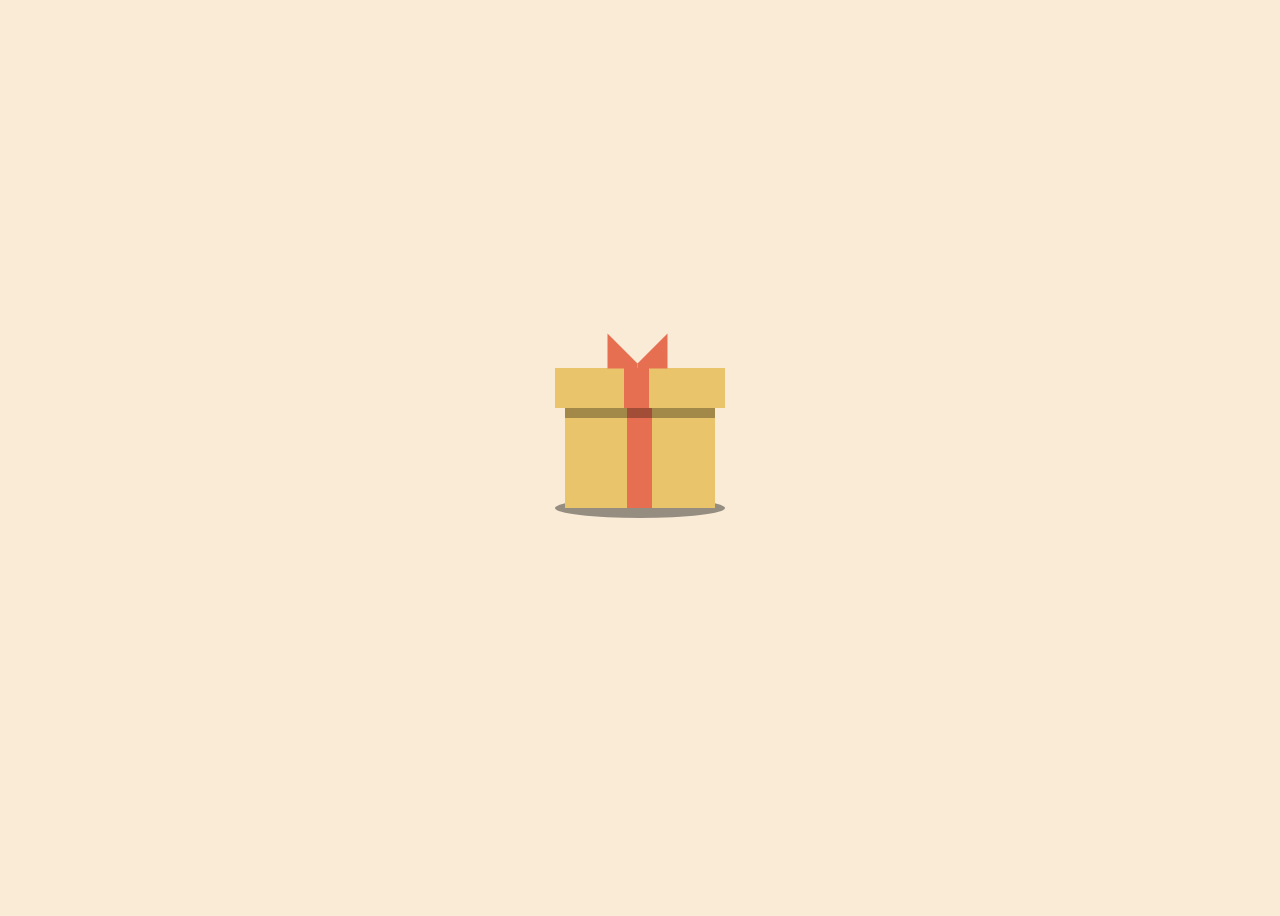
<file: BIRTHDAY BOX/index.html>
<!DOCTYPE html>
<html lang="en">
<head>
    <meta charset="UTF-8">
    <meta name="viewport" content="width=device-width, initial-scale=1.0">
    <link rel="stylesheet" href="style.css">
    <title>Document</title>
</head>
<body>


    <div class="birthday-gift">
        <div class="gift">
        <input id='click' type='checkbox'>
        <label class='click' for='click'></label>
        <div class="wishes">Happy Birthday! <br> SAMRA </div>
             <div class="sparkles">
            <div class="spark1"></div>
            <div class="spark2"></div>
            <div class="spark3"></div>
            <div class="spark4"></div>
            <div class="spark5"></div>
            <div class="spark6"></div>
          </div>
          </div>
      </div>
    
</body>
</html>
</file>
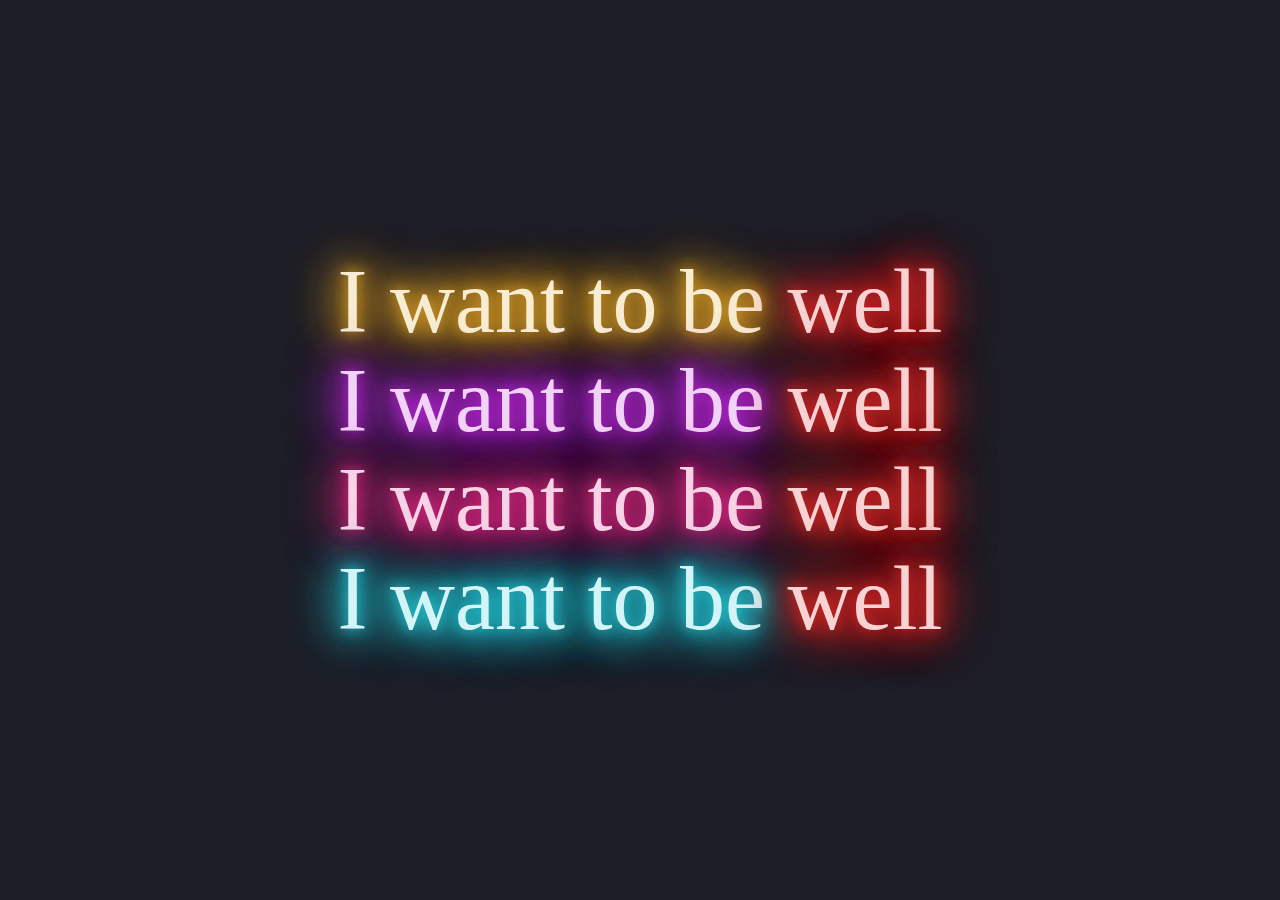
<file: light words/index.html>
<!DOCTYPE html>
<html lang="en">
<head>
  <meta charset="UTF-8">
  <meta name="viewport" content="width=device-width, initial-scale=1.0">
  <link rel="stylesheet" href="style.css">
  <title>Document</title>
</head>
<body>
  <div class="lines">
    <span class="line">I want to be<span class="well" style="--i: 0;"> well</span></span>
    <span class="line">I want to be<span class="well" style="--i: 1;"> well</span></span>
    <span class="line">I want to be<span class="well" style="--i: 2;"> well</span></span>
    <span class="line">I want to be<span class="well" style="--i: 3;"> well</span></span>
  </div>


  <script src="app.js"></script>
</body>
</html>
</file>
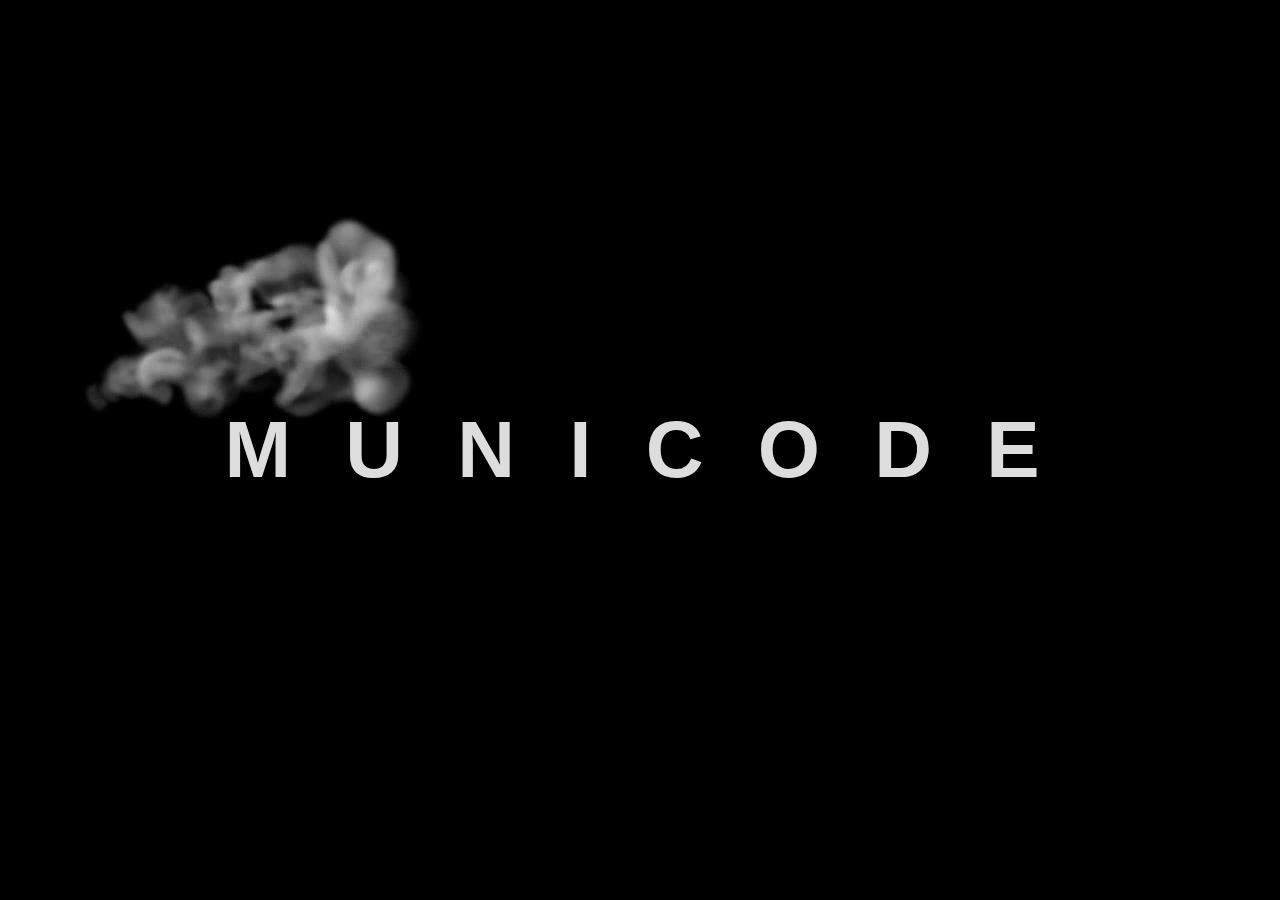
<file: Smoke words/index.html>
<!DOCTYPE html>
<html lang="en">
<head>
    <meta charset="UTF-8">
    <meta name="viewport" content="width=device-width, initial-scale=1.0">
    <title>SMOKE - MUNICODE</title>
    <link rel="stylesheet" href="style.css">
</head>
<body>
  <section>
    <video src="smoke.mp4" autoplay muted></video>
    <h1>
        <span>M</span>
        <span>U</span>
        <span>N</span>
        <span>I</span>
        <span>C</span>
        <span>O</span>
        <span>D</span>
        <span>E</span>
        
    </h1>
  </section>

</body>
</html>
</file>
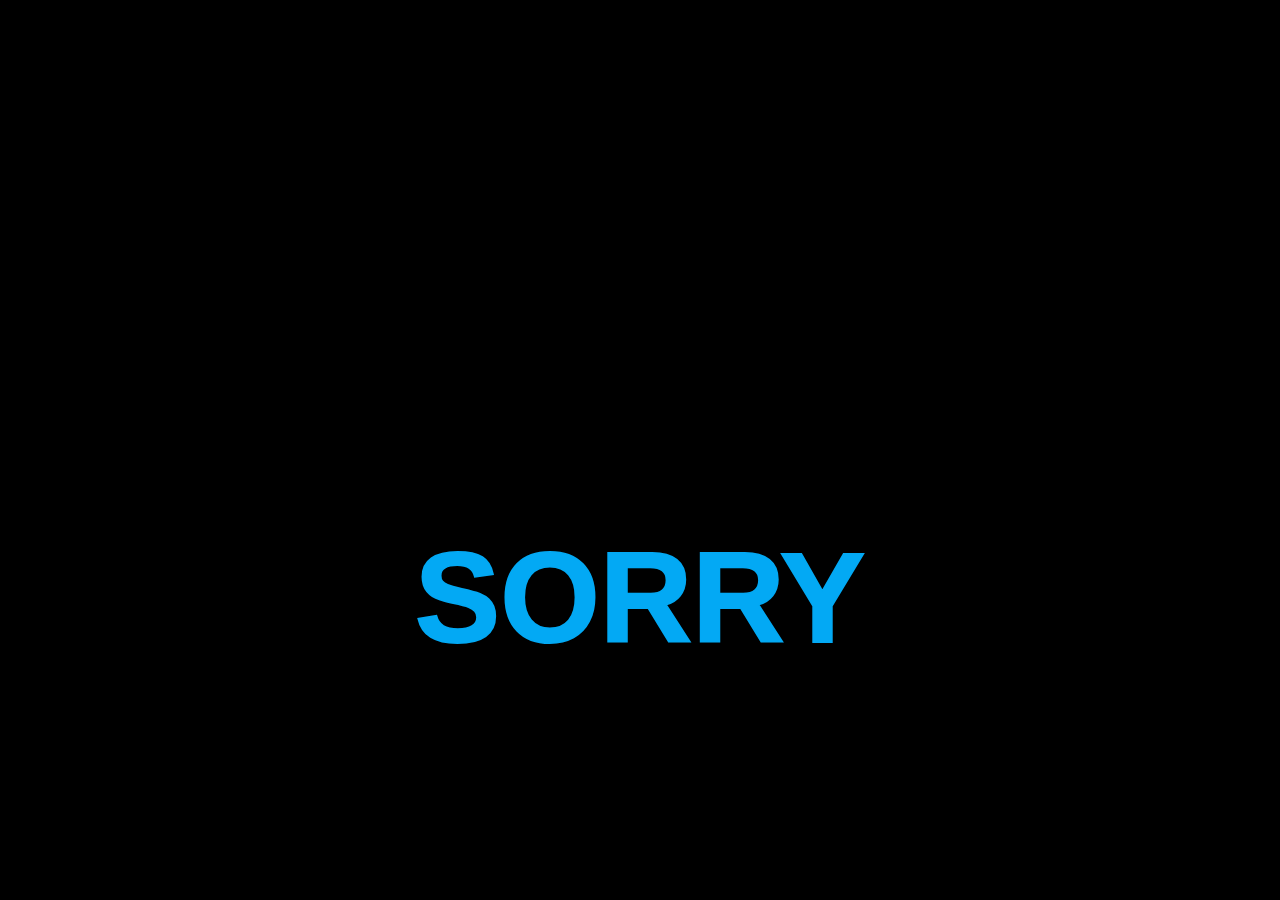
<file: Waves words/Apologize.html>
<!DOCTYPE html>
<html lang="en">
<head>
    <title>Apologize For My Behavior</title>
    <link rel="stylesheet" href="style.css">
</head>
<body>

<div class="content">
    <h2>SORRY</h2>
    <h2>SORRY</h2>
</div>



     













     

</body>
</html>
</file>
<file: BIRTHDAY BOX/style.css>
body {
    display: flex;
    justify-content: center;
    align-items: center;
    height: 100vh;
background-color: antiquewhite;
  }
  
  .birthday-gift {
    position: relative;
  }
  
  .birthday-gift:before {
    content:"";
    position: absolute;
    width: 170px;
    height:20px;
    border-radius:50%;
    background-color: rgba(0,0,0,0.4);
    top:90px;
    left:-10px;
  }
  
  input#click {
    display: none;
  }
  
  .gift {
    position: relative;
    width: 150px;
    height: 100px;
    background-color: #e9c46a;
  }
  
  .gift:before {
    content:"";
    position: absolute;
    width: 25px;
    height: 100px;
    background-color: #e76f51;
    left:62px;
  }
  
  .gift:after {
    content:"";
    position: absolute;
    box-shadow: inset 0 10px rgba(0,0,0,0.3);
    width: 150px;
    height: 100px;
  }
  
  .click {
    position: absolute;
    background-color: #e9c46a;
    width: 170px;
    height: 40px;
    top:-40px;
    left:-10px;
    transform-origin: bottom left;
    transition: .3s;
    cursor: pointer;
  }
  
  .click:before {
    content:"";
    position: absolute;
    width: 25px;
    height: 40px;
    background-color: #e76f51;
    left:69px;
  }
  
  .click:after {
    content:"";
    position: absolute;
    width: 5px;
    height: 0;
    border-bottom: 30px solid #e76f51;
    border-top: 30px solid #e76f51;
    border-left: 0px solid transparent;
    border-right: 30px solid transparent;
    transform: rotate(-90deg);
    left:65px;
    top:-47px;
  }
  
  #click:checked + .click {
    transform: rotate(-110deg) scaleX(0.85);
  }
  
  .wishes {
    position: absolute;
    transition: .5s;
    color: #ac1212;
    font-size: 27px;
    text-transform: uppercase;
    text-align: center;
    z-index:-1;
    left:5px;
  }
  
  #click:checked ~ .wishes {
    transform: translateY(-100px);
  }
  
  #click:checked ~ .sparkles {
    display: block;
  }
  
  
  
  .sparkles {
    position: absolute;
    display: none;
    top:-15px;
    z-index:-2;
    left:40px;
  }
  
  .spark1, .spark2, .spark3, .spark4, .spark5, .spark6 {
    position: absolute;
    background-color: #fee440;
    border-radius:50%;
    top:-9px;
    z-index:-1;
  }
  
  .spark1 {
    width: 8px;
    height:8px;
    left:30px;
    top:-9px;
    animation: fire 0.9s ease-in-out infinite, color 0.4s linear infinite;
  }
  
  .spark1:before {
    content:"";
    position: absolute;
    width:5px;
    height:5px;
    top:8px;
    left:11px;
    background-color: #fee440;
    border-radius:50%;
  }
  
  .spark2 {
    width: 9px;
    height:9px;
    left:33px;
    top:-5px;
    animation: fire2 0.28s ease-in-out infinite, color 0.4s linear infinite;
  }
  
  .spark2:before {
    content:"";
    position: absolute;
    width:5px;
    height:5px;
    top:12px;
    left:3px;
    background-color: #fee440;
    border-radius:50%;
  }
  
  .spark3 {
    width: 8.5px;
    height:8.5px;
    left:33px;
    top:-5px;
    animation: fire3 0.36s ease-in-out infinite, color2 0.4s linear infinite;
  }
  
  .spark3:before {
    content:"";
    position: absolute;
    width:5px;
    height:5px;
    top:12px;
    left:-1px;
    background-color: #fee440;
    border-radius:50%;
  }
  
  .spark4 {
    width: 7px;
    height:7px;
    left:27px;
    top:-5px;
    animation: fire2 0.24s ease-in-out infinite, color2 0.2s linear infinite;
  }
  
  .spark5 {
    width: 7px;
    height:7px;
    left:29px;
    top:-5px;
    animation: fire3 0.45s ease-in-out infinite, color 0.2s linear infinite;
  }
  
  .spark6 {
    width: 6px;
    height:6px;
    left:29px;
    top:-5px;
    animation: fire 0.35s ease-in-out infinite, color2 0.2s linear infinite;
  }
    
  @keyframes fire3 {
    100% { transform:translateX(20px) translateY(-93px); 
           opacity: 0.3; }
  }
  
  @keyframes fire2 {
    100% { transform:translateX(-5px) translateY(-90px); 
           opacity: 0.3; }
  }
  
  @keyframes fire {
    100% { transform:translateX(-25px) translateY(-95px); 
           opacity: 0.3; }
  }
  
  @keyframes color {
    from {background-color: #d00000;}
    to {background-color: #0081a7;}
  }
  
  @keyframes color2 {
    from {background-color: #8cff00;}
    to {background-color: #1d2d44;}
  }
</file>
<file: light words/style.css>
span {
	--blur-r: 0.15em;
	--main-sat: 50%;
	--shadow-sat: 70%;

	--main-light: 90%;
	--main-shadow-light: 50%;
	--mid-shadow-light: 40%;
	--dark-shadow-light: 30%;

	--main-shadow-color: hsl(
		var(--hue),
		var(--shadow-sat),
		var(--main-shadow-light)
	);

	--mid-shadow-color: hsl(
		var(--hue),
		var(--shadow-sat),
		var(--mid-shadow-light)
	);

	--dark-shadow-color: hsl(
		var(--hue),
		var(--shadow-sat),
		var(--dark-shadow-light)
	);

	--color: hsl(var(--hue), 74%, var(--main-light));

	--shadow: 0 0 var(--blur-r) var(--main-shadow-color),
		0 0 calc(var(--blur-r) * 2) var(--mid-shadow-color),
		0 0 calc(var(--blur-r) * 3) var(--main-shadow-color),
		0 0 calc(var(--blur-r) * 3.5) var(--main-shadow-color),
		0 0 calc(var(--blur-r) * 4) var(--main-shadow-color),
		0 0 calc(var(--blur-r) * 4.5) var(--dark-shadow-color);

	font-size: 10vmin;
	color: var(--color);
	font-family: "Cedarville Cursive", cursive;
	text-shadow: var(--shadow);
}

.line:first-of-type {
	--hue: 40;
}

.line:nth-of-type(2) {
	--hue: 290;
}

.line:nth-of-type(3) {
	--hue: 330;
}

.line:nth-of-type(4) {
	--hue: 185;
}

.well {
	--hue: 360;
	--duration: 6s;
	--delay: calc(var(--duration) / 4);
	animation: flicker var(--duration) infinite;
  animation-delay: calc(var(--i) * calc(var(--duration) / 4));
	animation-timing-function: linear;
}

@keyframes flicker {
	0%,
	10%,
	15%,
	20%,
	24% {
		opacity: 0.9;
		text-shadow: var(--shadow);
	}

	7%,
	12%,
	16%,
	19%,
	25%,
	100% {
		opacity: 0.2;
		text-shadow: none;
	}
}

/* page styles / layout */

body {
	margin: 0;
	background-color: #1d1e27;
	height: 100vh;
	display: flex;
}

.lines {
	margin: auto;
	display: grid;
	padding: 1.5em;
	line-height: 1.1;
}
</file>
<file: Smoke words/style.css>
body{
    margin: 0;
    padding: 0;
}
section{
    height: 100vh;
    background: #000;

}
h1{
    margin: 0;
    padding: 0;
    position: absolute;
    top:50%;
    transform: translateY(-50%);
    width: 100%;
    text-align: center;
    color: #ddd;
    font-size: 5em;
    font-family: sans-serif;
    letter-spacing: 0.2em;
    
}
h1 span{
    display: inline-block;
    animation: animate 1s linear forwards;
}
@keyframes animate
{
    0%{
        opacity: 0;
        transform: rotateY(90deg);
        filter: blur(10px);
    }
    100%
    {
        opacity: 1;
        transform :rotateY(0deg);
        filter: blur(0);
    }
}
h1 span:nth-child(1)
{
    animation-delay:  1s;;
}
h1 span:nth-child(2)
{
    animation-delay:  1.5s;;
}
h1 span:nth-child(3)
{
    animation-delay:  2.5s;;
}
h1 span:nth-child(4)
{
    animation-delay:  3s;
}
h1 span:nth-child(5)
{
    animation-delay:  3.5s;
}
h1 span:nth-child(6)
{
    animation-delay:  3.75s;
}
h1 span:nth-child(7)
{
    animation-delay:  4s;
}
h1 span:nth-child(8)
{
    animation-delay:  4.5s;
}
</file>
<file: Waves words/style.css>
*{
    margin: 0;
    padding: 0;
    box-sizing: border-box;
    box-sizing:border-box;
    font-family:'poppins' , sans-serif
}
body{
    display: flex;
    justify-content: center;
    align-items: center;
    min-height: 100vh;
    background: #000;
}
 .content{
    position: relative;
 }
 .content h2
 {
    position: absolute;
    transform: translate(-50% , 50%
     );
     font-size: 8em;
}
.content h2:nth-child(1)
{
    color: transparent;
    -webkit-text-stroke: 2px #03a9f4; 
}
.content h2:nth-child(2)
{
    color: #03a9f4;
   animation: animate 4s ease-in-out infinite; 
}
@keyframes animate 
{
    0%,100%
    {
        clip-path: polygon(1% 100%, 100% 100%, 100% 47%, 95% 47%, 89% 47%, 86% 47%, 82% 47%, 80% 45%, 78% 44%, 76% 42%, 74% 41%, 72% 40%, 68% 38%, 66% 35%, 62% 34%, 58% 33%, 56% 33%, 53% 33%, 48% 35%, 42% 38%, 38% 40%, 33% 43%, 29% 45%, 24% 48%, 19% 51%, 15% 53%, 9% 55%, 4% 57%, 2% 57%, 0% 56%);
    }
    50%
   {
    clip-path: polygon(99% 24%, 95% 26%, 88% 31%, 83% 32%, 76% 33%, 67% 31%, 58% 28%, 47% 28%, 34% 25%, 24% 25%, 19% 29%, 11% 37%, 3% 47%, 1% 99%, 99% 96%);
   }

}
</file>
